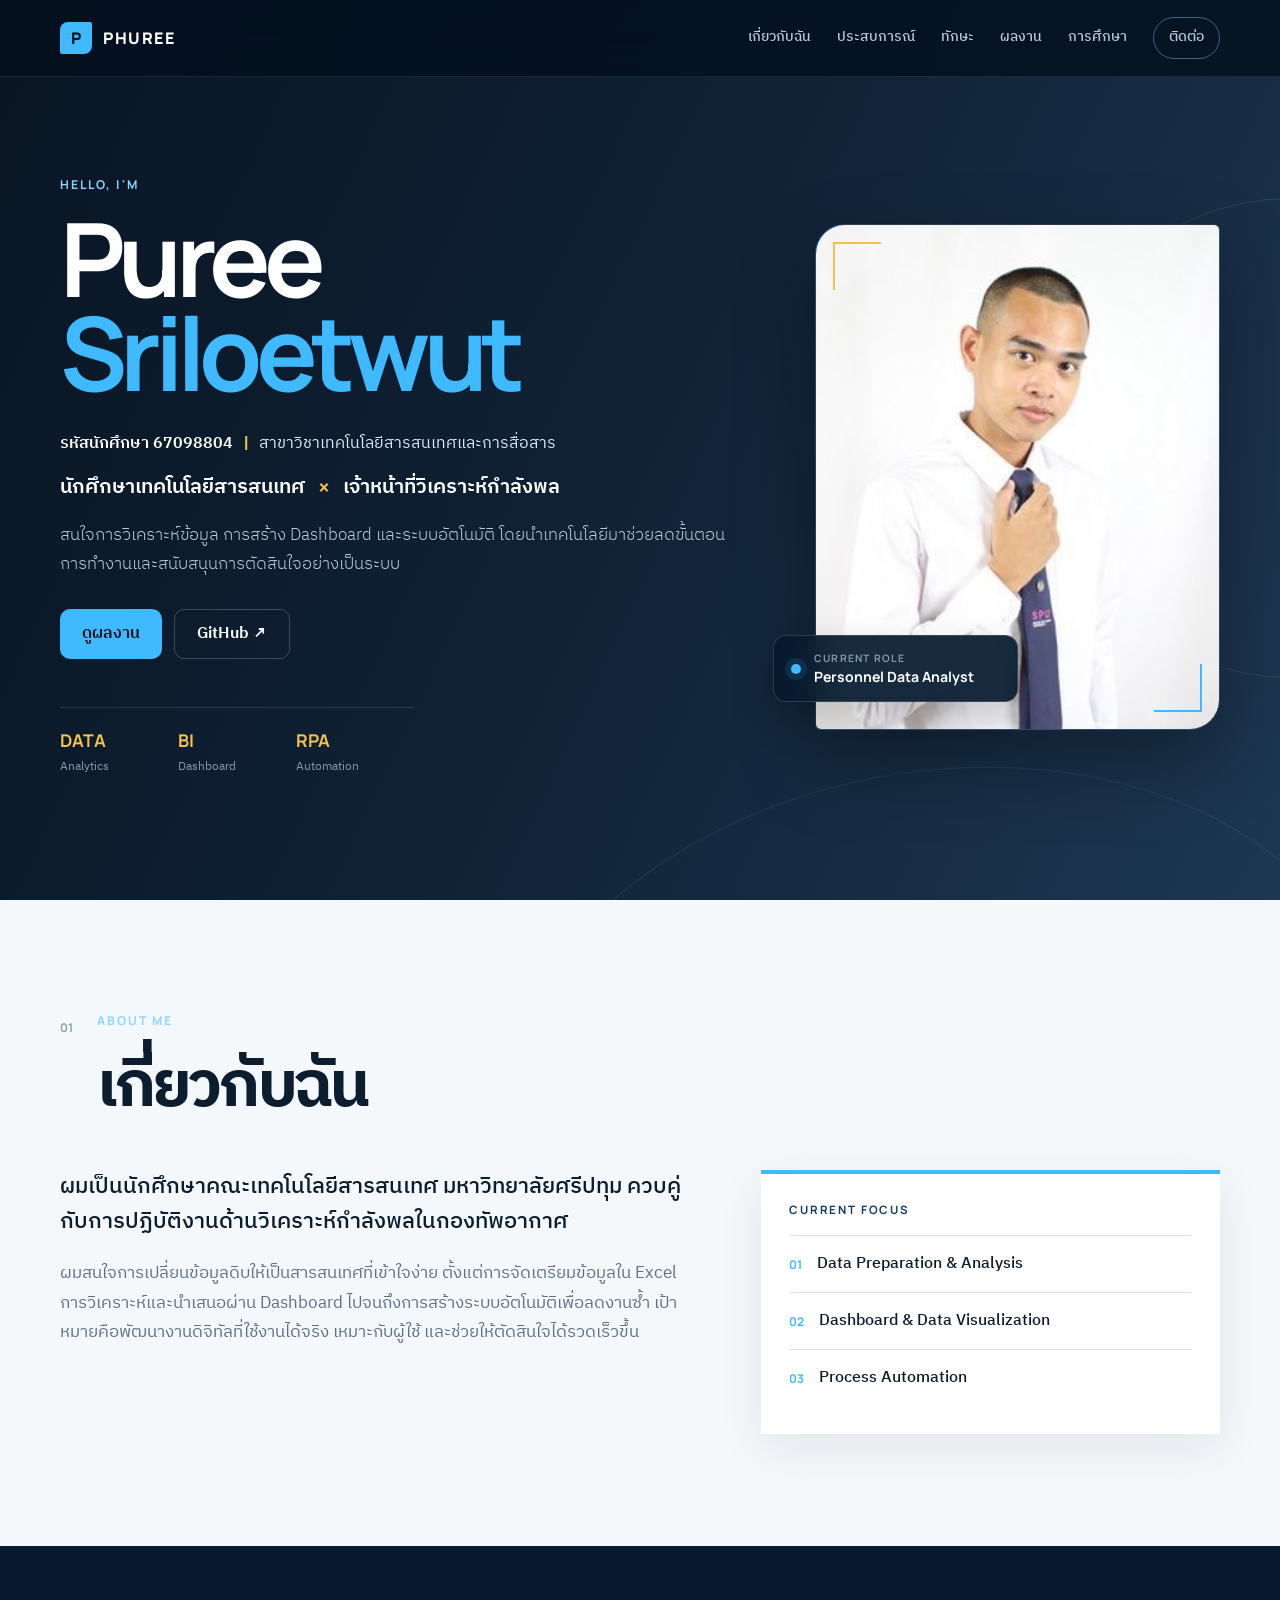
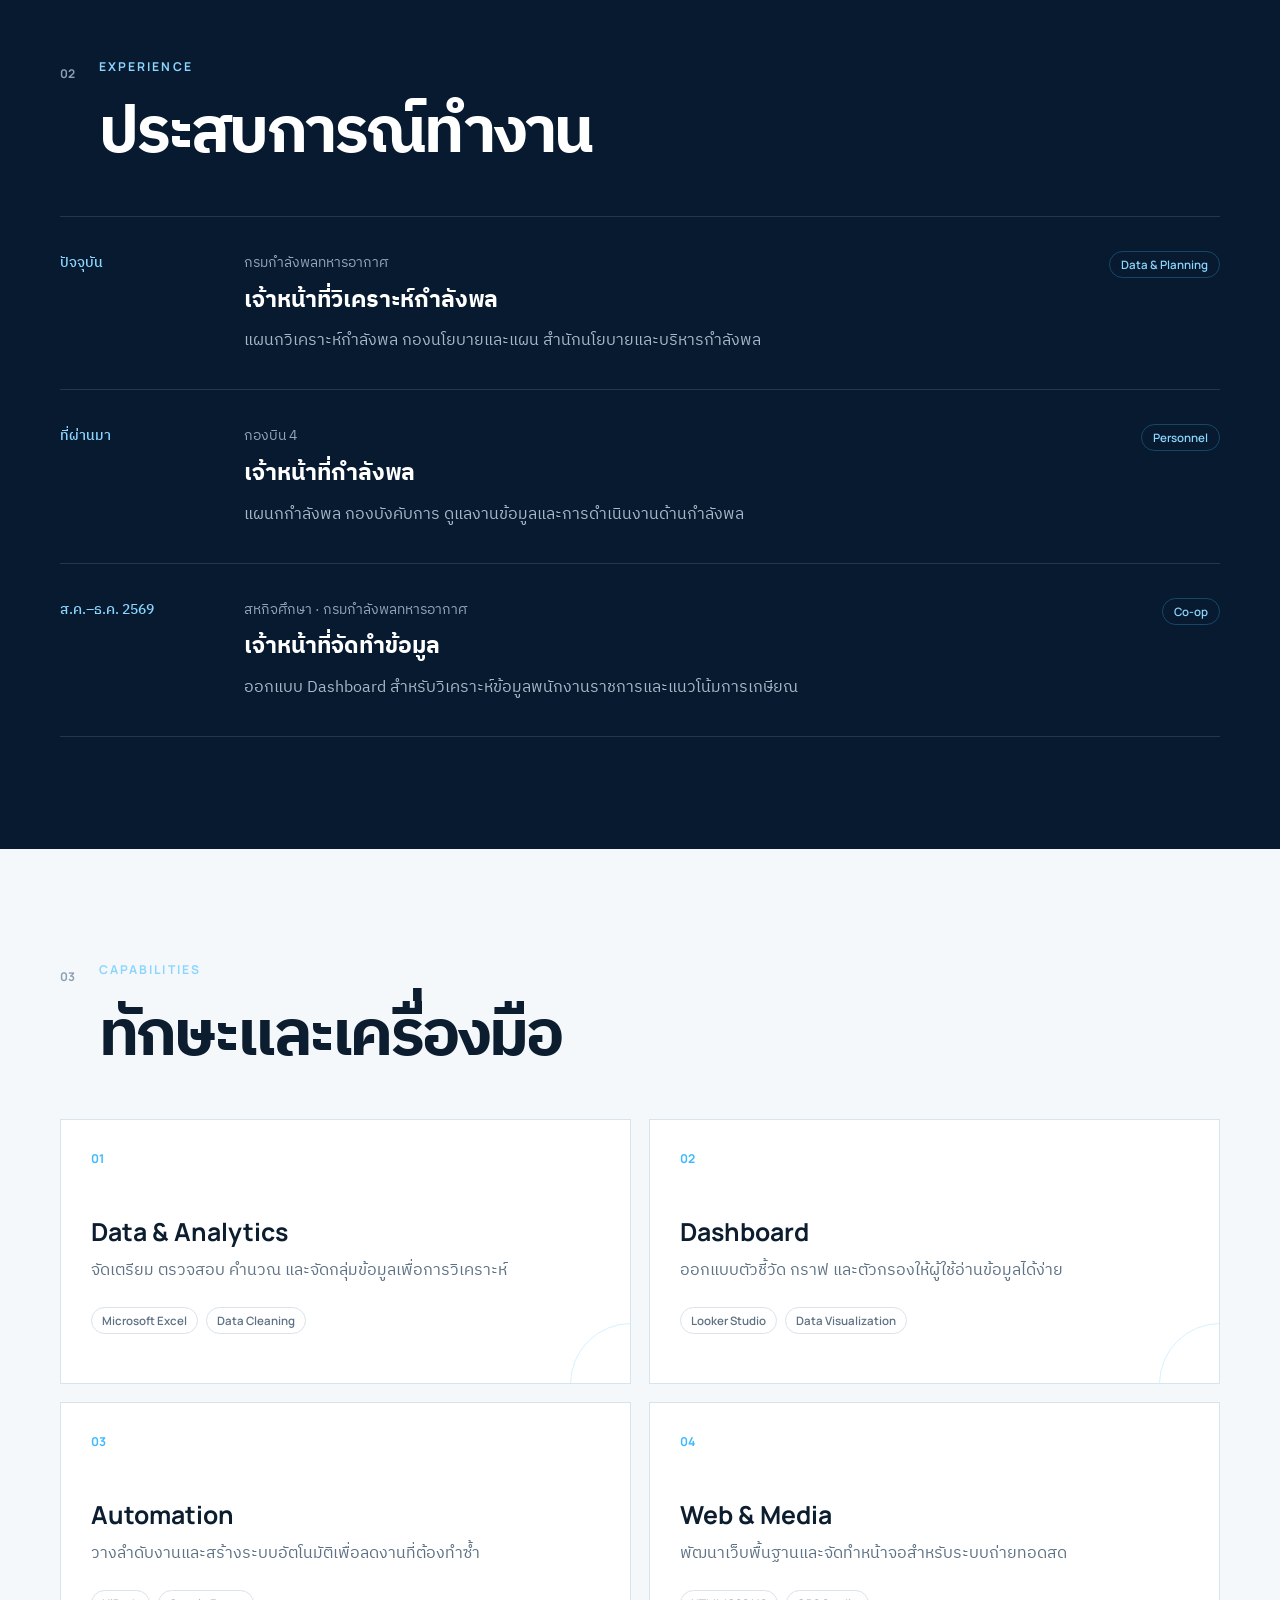
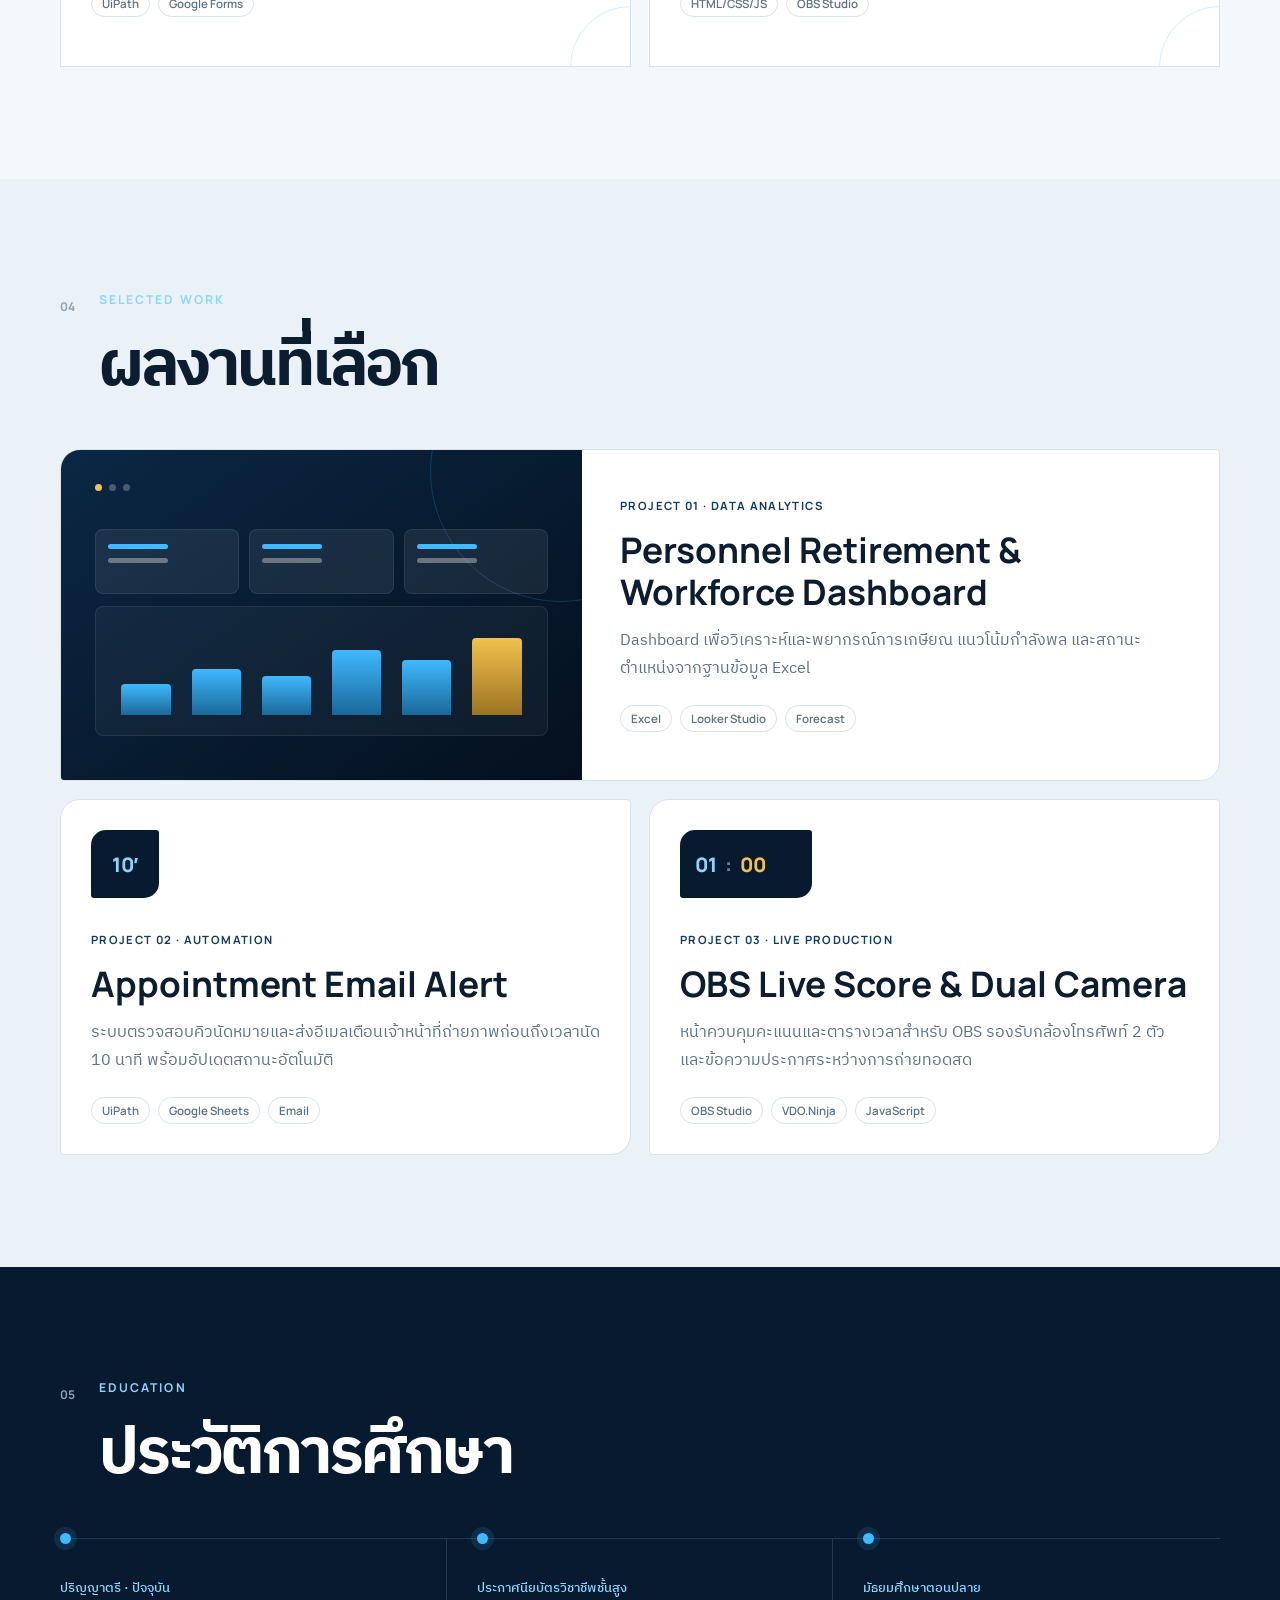
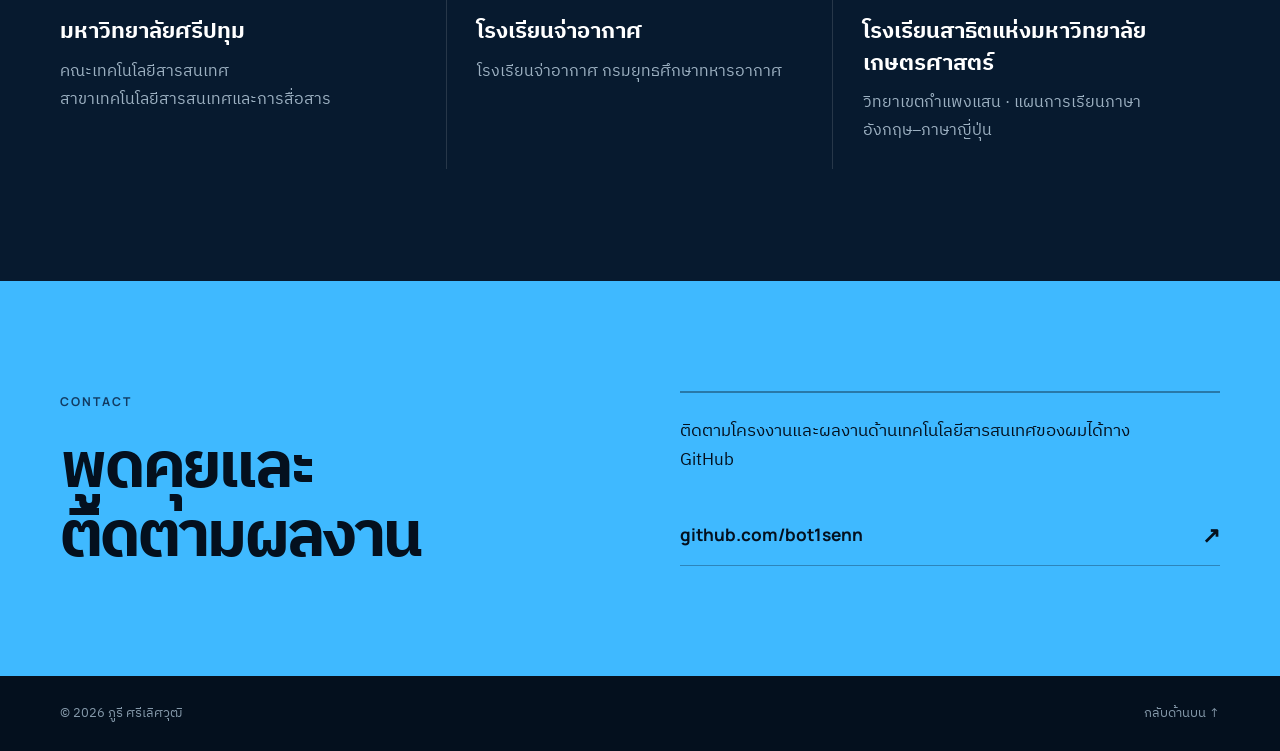
<file: index.html>
<!doctype html>
<html lang="th">
<head>
  <meta charset="utf-8">
  <meta name="viewport" content="width=device-width, initial-scale=1">
  <meta name="description" content="Portfolio ของ Puree Sriloetwut นักศึกษาสาขาวิชาเทคโนโลยีสารสนเทศและการสื่อสาร และเจ้าหน้าที่วิเคราะห์กำลังพล">
  <meta name="theme-color" content="#071a2f">
  <title>Puree Sriloetwut | Portfolio</title>
  <link rel="preconnect" href="https://fonts.googleapis.com">
  <link rel="preconnect" href="https://fonts.gstatic.com" crossorigin>
  <link href="https://fonts.googleapis.com/css2?family=IBM+Plex+Sans+Thai:wght@300;400;500;600;700&family=Manrope:wght@500;600;700;800&display=swap" rel="stylesheet">
  <link rel="stylesheet" href="style.css">
</head>
<body>
  <a class="skip-link" href="#main">ข้ามไปยังเนื้อหา</a>

  <header class="site-header" id="top">
    <div class="container nav-wrap">
      <a class="brand" href="#home" aria-label="กลับหน้าหลัก">
        <span class="brand-mark">P</span>
        <span>PHUREE</span>
      </a>
      <button class="menu-button" id="menuButton" type="button" aria-expanded="false" aria-controls="navMenu">
        <span></span><span></span><span></span>
        <span class="sr-only">เปิดเมนู</span>
      </button>
      <nav class="nav-menu" id="navMenu" aria-label="เมนูหลัก">
        <a href="#about">เกี่ยวกับฉัน</a>
        <a href="#experience">ประสบการณ์</a>
        <a href="#skills">ทักษะ</a>
        <a href="#projects">ผลงาน</a>
        <a href="#education">การศึกษา</a>
        <a class="nav-contact" href="#contact">ติดต่อ</a>
      </nav>
    </div>
  </header>

  <main id="main">
    <section class="hero" id="home">
      <div class="hero-grid container">
        <div class="hero-copy reveal">
          <p class="eyebrow">HELLO, I'M</p>
          <h1>Puree<br><span>Sriloetwut</span></h1>
          <p class="student-info">
            <strong>รหัสนักศึกษา 67098804</strong>
            <span aria-hidden="true">|</span>
            สาขาวิชาเทคโนโลยีสารสนเทศและการสื่อสาร
          </p>
          <p class="hero-role">นักศึกษาเทคโนโลยีสารสนเทศ <span>×</span> เจ้าหน้าที่วิเคราะห์กำลังพล</p>
          <p class="hero-summary">
            สนใจการวิเคราะห์ข้อมูล การสร้าง Dashboard และระบบอัตโนมัติ
            โดยนำเทคโนโลยีมาช่วยลดขั้นตอนการทำงานและสนับสนุนการตัดสินใจอย่างเป็นระบบ
          </p>
          <div class="hero-actions">
            <a class="button button-primary" href="#projects">ดูผลงาน</a>
            <a class="button button-ghost" href="https://github.com/bot1senn" target="_blank" rel="noopener noreferrer">GitHub ↗</a>
          </div>
          <div class="hero-meta" aria-label="ข้อมูลโดยย่อ">
            <div><strong>DATA</strong><span>Analytics</span></div>
            <div><strong>BI</strong><span>Dashboard</span></div>
            <div><strong>RPA</strong><span>Automation</span></div>
          </div>
        </div>

        <div class="portrait-column reveal">
          <div class="portrait-frame">
            <img
              src="profile-puree.jpg"
              alt="ภาพโปรไฟล์ของ Puree Sriloetwut"
              class="portrait"
              id="profileImage"
            >
            <div class="portrait-fallback" id="portraitFallback" aria-hidden="true">PS</div>
            <span class="corner corner-a"></span>
            <span class="corner corner-b"></span>
          </div>
          <div class="availability">
            <span class="status-dot" aria-hidden="true"></span>
            <div>
              <small>CURRENT ROLE</small>
              <strong>Personnel Data Analyst</strong>
            </div>
          </div>
        </div>
      </div>
      <div class="hero-orbit" aria-hidden="true"></div>
    </section>

    <section class="section" id="about">
      <div class="container">
        <div class="section-heading reveal">
          <span class="section-index">01</span>
          <div>
            <p class="eyebrow">ABOUT ME</p>
            <h2>เกี่ยวกับฉัน</h2>
          </div>
        </div>
        <div class="about-grid">
          <div class="about-copy reveal">
            <p class="lead">
              ผมเป็นนักศึกษาคณะเทคโนโลยีสารสนเทศ มหาวิทยาลัยศรีปทุม
              ควบคู่กับการปฏิบัติงานด้านวิเคราะห์กำลังพลในกองทัพอากาศ
            </p>
            <p>
              ผมสนใจการเปลี่ยนข้อมูลดิบให้เป็นสารสนเทศที่เข้าใจง่าย ตั้งแต่การจัดเตรียมข้อมูลใน Excel
              การวิเคราะห์และนำเสนอผ่าน Dashboard ไปจนถึงการสร้างระบบอัตโนมัติเพื่อลดงานซ้ำ
              เป้าหมายคือพัฒนางานดิจิทัลที่ใช้งานได้จริง เหมาะกับผู้ใช้ และช่วยให้ตัดสินใจได้รวดเร็วขึ้น
            </p>
          </div>
          <aside class="focus-card reveal" aria-label="ความสนใจหลัก">
            <p class="focus-label">CURRENT FOCUS</p>
            <ul>
              <li><span>01</span> Data Preparation & Analysis</li>
              <li><span>02</span> Dashboard & Data Visualization</li>
              <li><span>03</span> Process Automation</li>
            </ul>
          </aside>
        </div>
      </div>
    </section>

    <section class="section section-dark" id="experience">
      <div class="container">
        <div class="section-heading reveal">
          <span class="section-index">02</span>
          <div>
            <p class="eyebrow">EXPERIENCE</p>
            <h2>ประสบการณ์ทำงาน</h2>
          </div>
        </div>
        <div class="experience-list">
          <article class="experience-row reveal">
            <div class="experience-date">ปัจจุบัน</div>
            <div>
              <p class="experience-org">กรมกำลังพลทหารอากาศ</p>
              <h3>เจ้าหน้าที่วิเคราะห์กำลังพล</h3>
              <p>แผนกวิเคราะห์กำลังพล กองนโยบายและแผน สำนักนโยบายและบริหารกำลังพล</p>
            </div>
            <span class="experience-tag">Data & Planning</span>
          </article>
          <article class="experience-row reveal">
            <div class="experience-date">ที่ผ่านมา</div>
            <div>
              <p class="experience-org">กองบิน 4</p>
              <h3>เจ้าหน้าที่กำลังพล</h3>
              <p>แผนกกำลังพล กองบังคับการ ดูแลงานข้อมูลและการดำเนินงานด้านกำลังพล</p>
            </div>
            <span class="experience-tag">Personnel</span>
          </article>
          <article class="experience-row reveal">
            <div class="experience-date">ส.ค.–ธ.ค. 2569</div>
            <div>
              <p class="experience-org">สหกิจศึกษา · กรมกำลังพลทหารอากาศ</p>
              <h3>เจ้าหน้าที่จัดทำข้อมูล</h3>
              <p>ออกแบบ Dashboard สำหรับวิเคราะห์ข้อมูลพนักงานราชการและแนวโน้มการเกษียณ</p>
            </div>
            <span class="experience-tag">Co-op</span>
          </article>
        </div>
      </div>
    </section>

    <section class="section" id="skills">
      <div class="container">
        <div class="section-heading reveal">
          <span class="section-index">03</span>
          <div>
            <p class="eyebrow">CAPABILITIES</p>
            <h2>ทักษะและเครื่องมือ</h2>
          </div>
        </div>
        <div class="skills-grid">
          <article class="skill-card reveal">
            <span class="skill-number">01</span>
            <h3>Data & Analytics</h3>
            <p>จัดเตรียม ตรวจสอบ คำนวณ และจัดกลุ่มข้อมูลเพื่อการวิเคราะห์</p>
            <div class="tag-row"><span>Microsoft Excel</span><span>Data Cleaning</span></div>
          </article>
          <article class="skill-card reveal">
            <span class="skill-number">02</span>
            <h3>Dashboard</h3>
            <p>ออกแบบตัวชี้วัด กราฟ และตัวกรองให้ผู้ใช้อ่านข้อมูลได้ง่าย</p>
            <div class="tag-row"><span>Looker Studio</span><span>Data Visualization</span></div>
          </article>
          <article class="skill-card reveal">
            <span class="skill-number">03</span>
            <h3>Automation</h3>
            <p>วางลำดับงานและสร้างระบบอัตโนมัติเพื่อลดงานที่ต้องทำซ้ำ</p>
            <div class="tag-row"><span>UiPath</span><span>Google Forms</span></div>
          </article>
          <article class="skill-card reveal">
            <span class="skill-number">04</span>
            <h3>Web & Media</h3>
            <p>พัฒนาเว็บพื้นฐานและจัดทำหน้าจอสำหรับระบบถ่ายทอดสด</p>
            <div class="tag-row"><span>HTML/CSS/JS</span><span>OBS Studio</span></div>
          </article>
        </div>
      </div>
    </section>

    <section class="section projects-section" id="projects">
      <div class="container">
        <div class="section-heading reveal">
          <span class="section-index">04</span>
          <div>
            <p class="eyebrow">SELECTED WORK</p>
            <h2>ผลงานที่เลือก</h2>
          </div>
        </div>
        <div class="project-grid">
          <article class="project-card project-featured reveal">
            <div class="project-visual dashboard-visual" aria-hidden="true">
              <div class="visual-top"><span></span><span></span><span></span></div>
              <div class="mini-kpis"><i></i><i></i><i></i></div>
              <div class="mini-chart"><b></b><b></b><b></b><b></b><b></b><b></b></div>
            </div>
            <div class="project-content">
              <p class="project-no">PROJECT 01 · DATA ANALYTICS</p>
              <h3>Personnel Retirement & Workforce Dashboard</h3>
              <p>Dashboard เพื่อวิเคราะห์และพยากรณ์การเกษียณ แนวโน้มกำลังพล และสถานะตำแหน่งจากฐานข้อมูล Excel</p>
              <div class="tag-row"><span>Excel</span><span>Looker Studio</span><span>Forecast</span></div>
            </div>
          </article>

          <article class="project-card reveal">
            <div class="project-icon" aria-hidden="true">10′</div>
            <p class="project-no">PROJECT 02 · AUTOMATION</p>
            <h3>Appointment Email Alert</h3>
            <p>ระบบตรวจสอบคิวนัดหมายและส่งอีเมลเตือนเจ้าหน้าที่ถ่ายภาพก่อนถึงเวลานัด 10 นาที พร้อมอัปเดตสถานะอัตโนมัติ</p>
            <div class="tag-row"><span>UiPath</span><span>Google Sheets</span><span>Email</span></div>
          </article>

          <article class="project-card reveal">
            <div class="project-icon score-icon" aria-hidden="true"><span>01</span><i>:</i><span>00</span></div>
            <p class="project-no">PROJECT 03 · LIVE PRODUCTION</p>
            <h3>OBS Live Score & Dual Camera</h3>
            <p>หน้าควบคุมคะแนนและตารางเวลาสำหรับ OBS รองรับกล้องโทรศัพท์ 2 ตัวและข้อความประกาศระหว่างการถ่ายทอดสด</p>
            <div class="tag-row"><span>OBS Studio</span><span>VDO.Ninja</span><span>JavaScript</span></div>
          </article>
        </div>
      </div>
    </section>

    <section class="section section-dark" id="education">
      <div class="container">
        <div class="section-heading reveal">
          <span class="section-index">05</span>
          <div>
            <p class="eyebrow">EDUCATION</p>
            <h2>ประวัติการศึกษา</h2>
          </div>
        </div>
        <div class="education-timeline">
          <article class="education-item reveal">
            <div class="education-dot"></div>
            <p class="education-level">ปริญญาตรี · ปัจจุบัน</p>
            <h3>มหาวิทยาลัยศรีปทุม</h3>
            <p>คณะเทคโนโลยีสารสนเทศ<br>สาขาเทคโนโลยีสารสนเทศและการสื่อสาร</p>
          </article>
          <article class="education-item reveal">
            <div class="education-dot"></div>
            <p class="education-level">ประกาศนียบัตรวิชาชีพชั้นสูง</p>
            <h3>โรงเรียนจ่าอากาศ</h3>
            <p>โรงเรียนจ่าอากาศ กรมยุทธศึกษาทหารอากาศ</p>
          </article>
          <article class="education-item reveal">
            <div class="education-dot"></div>
            <p class="education-level">มัธยมศึกษาตอนปลาย</p>
            <h3>โรงเรียนสาธิตแห่งมหาวิทยาลัยเกษตรศาสตร์</h3>
            <p>วิทยาเขตกำแพงแสน · แผนการเรียนภาษาอังกฤษ–ภาษาญี่ปุ่น</p>
          </article>
        </div>
      </div>
    </section>

    <section class="contact-section" id="contact">
      <div class="container contact-grid">
        <div class="reveal">
          <p class="eyebrow">CONTACT</p>
          <h2>พูดคุยและ<br>ติดตามผลงาน</h2>
        </div>
        <div class="contact-panel reveal">
          <p>ติดตามโครงงานและผลงานด้านเทคโนโลยีสารสนเทศของผมได้ทาง GitHub</p>
          <a href="https://github.com/bot1senn" target="_blank" rel="noopener noreferrer">
            <span>github.com/bot1senn</span><strong>↗</strong>
          </a>
        </div>
      </div>
    </section>
  </main>

  <footer>
    <div class="container footer-row">
      <p>© <span id="year"></span> ภูรี ศรีเลิศวุฒิ</p>
      <a href="#top">กลับด้านบน ↑</a>
    </div>
  </footer>

  <script src="script.js"></script>
</body>
</html>
</file>
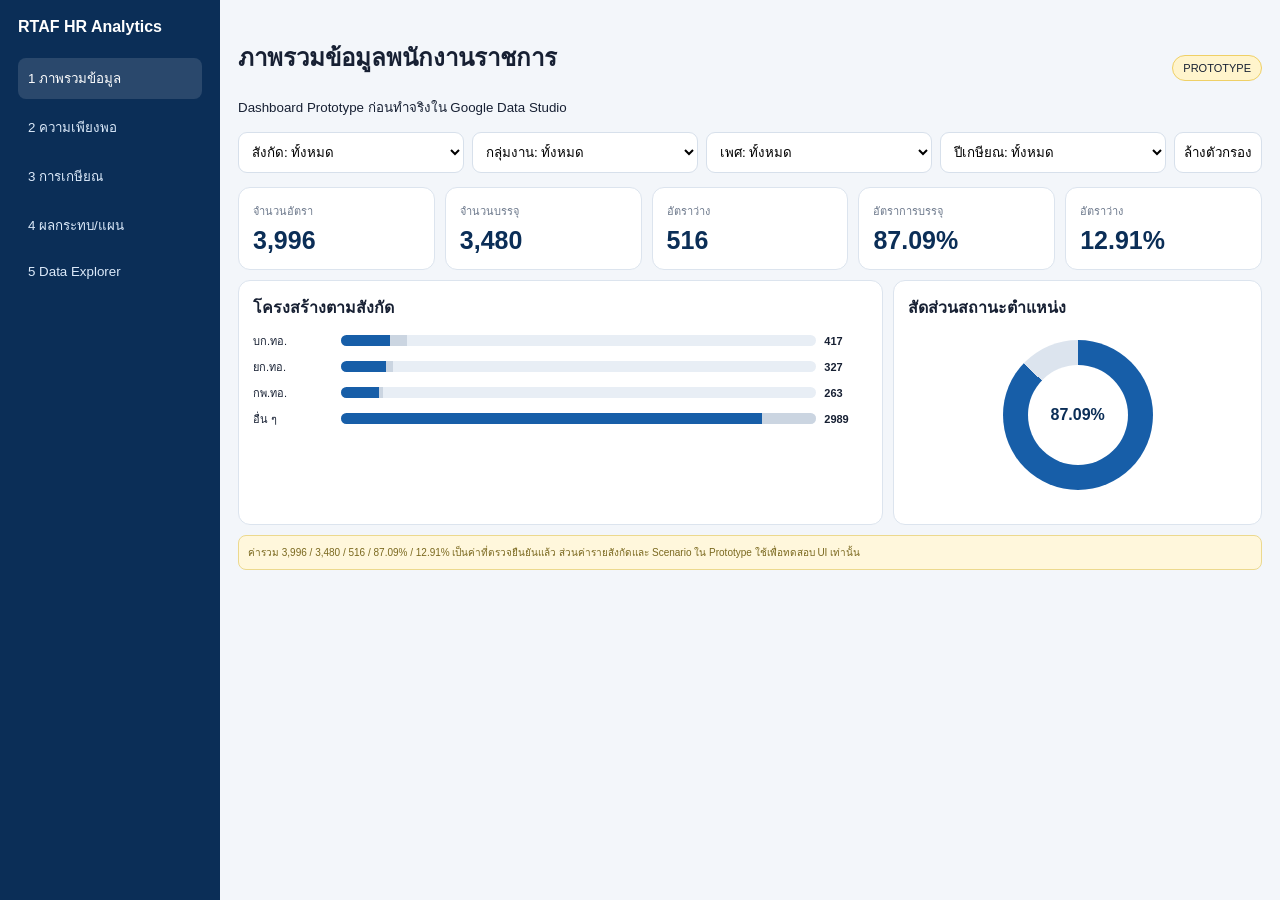
<file: dashboard-prototype.html>
<!doctype html><html lang="th"><head><meta charset="utf-8"><meta name="viewport" content="width=device-width,initial-scale=1"><title>RTAF Dashboard Prototype</title><style>
*{box-sizing:border-box}body{margin:0;font-family:Tahoma,Arial,sans-serif;background:#f3f6fa;color:#172033}.app{display:grid;grid-template-columns:220px 1fr;min-height:100vh}.side{background:#0b2e57;color:white;padding:18px}.side h2{font-size:16px;margin:0 0 18px}.nav button{width:100%;margin:4px 0;padding:10px;border:0;border-radius:8px;background:transparent;color:#dceafa;text-align:left;cursor:pointer}.nav button.on{background:#ffffff20;color:#fff}.main{padding:18px}.head{display:flex;justify-content:space-between;align-items:center}.tag{font-size:11px;background:#fff4cc;border:1px solid #efd066;padding:6px 10px;border-radius:999px}.filters{display:grid;grid-template-columns:repeat(4,1fr) auto;gap:8px;margin:14px 0}.filters select,.filters button{padding:9px;border:1px solid #d7e0eb;border-radius:9px;background:#fff}.page{display:none}.page.on{display:block}.kpis{display:grid;grid-template-columns:repeat(5,1fr);gap:10px}.card{background:#fff;border:1px solid #dce4ee;border-radius:12px;padding:14px}.kpi b{font-size:25px;color:#0b2e57}.label{font-size:11px;color:#6c788b;margin-bottom:6px}.grid{display:grid;grid-template-columns:1.4fr .8fr;gap:10px;margin-top:10px}.bars{display:grid;gap:8px;margin-top:12px}.row{display:grid;grid-template-columns:80px 1fr 44px;gap:8px;align-items:center;font-size:11px}.track{height:11px;background:#e8eef5;border-radius:99px;overflow:hidden;display:flex}.fill{background:#175ea8}.vac{background:#cbd5e1}.donut{width:150px;height:150px;border-radius:50%;margin:20px auto;background:conic-gradient(#175ea8 0 87.09%,#dce4ee 87.09%);position:relative}.donut:after{content:"";position:absolute;inset:25px;background:white;border-radius:50%}.donut span{position:absolute;z-index:2;left:50%;top:50%;transform:translate(-50%,-50%);font-weight:bold;color:#0b2e57}.tbl{width:100%;border-collapse:collapse;font-size:11px}.tbl td,.tbl th{padding:8px;border-bottom:1px solid #e8edf3;text-align:left}.pill{padding:3px 7px;border-radius:99px;font-size:9px}.ok{background:#e5f5ec;color:#14714a}.bad{background:#fde8e8;color:#aa3434}.chart{height:180px;display:flex;align-items:flex-end;gap:7px;margin-top:12px}.col{flex:1;background:#175ea8;border-radius:5px 5px 0 0;position:relative}.col small{position:absolute;bottom:-18px;left:50%;transform:translateX(-50%);font-size:9px;color:#6c788b}.note{font-size:10px;color:#7a681e;background:#fff7dc;border:1px solid #ecd98e;padding:9px;border-radius:8px;margin-top:10px}
</style></head><body><div class="app"><aside class="side"><h2>RTAF HR Analytics</h2><div class="nav">
<button class="on" data-p="p1">1 ภาพรวมข้อมูล</button><button data-p="p2">2 ความเพียงพอ</button><button data-p="p3">3 การเกษียณ</button><button data-p="p4">4 ผลกระทบ/แผน</button><button data-p="p5">5 Data Explorer</button></div></aside>
<main class="main"><div class="head"><div><h2 id="title">ภาพรวมข้อมูลพนักงานราชการ</h2><small>Dashboard Prototype ก่อนทำจริงใน Google Data Studio</small></div><div class="tag">PROTOTYPE</div></div>
<div class="filters"><select id="agency"><option>สังกัด: ทั้งหมด</option><option>บก.ทอ.</option><option>ยก.ทอ.</option><option>กพ.ทอ.</option></select><select><option>กลุ่มงาน: ทั้งหมด</option><option>บริการ</option><option>เทคนิค</option></select><select><option>เพศ: ทั้งหมด</option><option>ชาย</option><option>หญิง</option></select><select><option>ปีเกษียณ: ทั้งหมด</option><option>2569</option><option>2570</option><option>2571</option></select><button id="reset">ล้างตัวกรอง</button></div>
<section id="p1" class="page on"><div class="kpis"><div class="card kpi"><div class="label">จำนวนอัตรา</div><b id="total">3,996</b></div><div class="card kpi"><div class="label">จำนวนบรรจุ</div><b id="filled">3,480</b></div><div class="card kpi"><div class="label">อัตราว่าง</div><b id="vacant">516</b></div><div class="card kpi"><div class="label">อัตราการบรรจุ</div><b id="fillpct">87.09%</b></div><div class="card kpi"><div class="label">อัตราว่าง</div><b id="vacpct">12.91%</b></div></div>
<div class="grid"><div class="card"><b>โครงสร้างตามสังกัด</b><div class="bars" id="bars"></div></div><div class="card"><b>สัดส่วนสถานะตำแหน่ง</b><div class="donut"><span>87.09%</span></div></div></div></section>
<section id="p2" class="page"><div class="card"><div class="label">Dynamic Threshold</div><input id="th" type="range" min="60" max="100" value="80" style="width:70%"><b id="thv">80%</b></div><div class="kpis" style="margin-top:10px"><div class="card kpi"><div class="label">กรอบทั้งหมด</div><b>3,996</b></div><div class="card kpi"><div class="label">บรรจุ</div><b>3,480</b></div><div class="card kpi"><div class="label">ขั้นต่ำ</div><b id="min">3,197</b></div><div class="card kpi"><div class="label">ส่วนต่าง</div><b id="gap">+283</b></div><div class="card kpi"><div class="label">สถานะ</div><b id="stat" style="font-size:18px;color:#1f8f5f">ผ่านเกณฑ์</b></div></div><div class="note">สูตร: ขั้นต่ำ = CEIL(จำนวนอัตรา × Threshold) และ ควรเติม = MAX(0, ขั้นต่ำ − จำนวนบรรจุ)</div></section>
<section id="p3" class="page"><div class="card"><b>แนวโน้มการเกษียณรายปี</b><div class="label">ตัวเลขในกราฟเป็นข้อมูลจำลองเพื่อทดสอบ Layout</div><div class="chart" id="ret"></div></div><div class="note">กราฟจริงใน Looker Studio: Dimension = ปีเกษียณ พ.ศ. / Metric = จำนวนบรรจุ / Filter = สถานะตำแหน่ง = บรรจุ</div></section>
<section id="p4" class="page"><div class="card"><div class="label">จำลองถึงปี พ.ศ.</div><input id="year" type="range" min="2570" max="2580" value="2574" style="width:70%"><b id="yv">2574</b></div><div class="grid"><div class="card kpi"><div class="label">กำลังคงเหลือหลังเกษียณสะสม</div><b id="remain">3,050</b></div><div class="card kpi"><div class="label">อัตราการบรรจุใน Scenario</div><b id="spct">76.33%</b><div><span id="sp" class="pill bad">ต่ำกว่าเกณฑ์ 80%</span></div></div></div></section>
<section id="p5" class="page"><div class="card"><b>Data Explorer</b><table class="tbl"><tr><th>รหัสรายการ</th><th>สังกัด</th><th>ตำแหน่ง</th><th>สถานะ</th><th>ปีเกษียณ</th></tr><tr><td>REC_0001</td><td>ยก.ทอ.</td><td>พนักงานธุรการ</td><td><span class="pill bad">อัตราว่าง</span></td><td>—</td></tr><tr><td>REC_0002</td><td>ยก.ทอ.</td><td>พนักงานธุรการ</td><td><span class="pill ok">บรรจุ</span></td><td>2608</td></tr><tr><td>REC_0005</td><td>บก.ทอ.</td><td>พนักงานธุรการ</td><td><span class="pill ok">บรรจุ</span></td><td>2582</td></tr></table></div></section>
<div class="note">ค่ารวม 3,996 / 3,480 / 516 / 87.09% / 12.91% เป็นค่าที่ตรวจยืนยันแล้ว ส่วนค่ารายสังกัดและ Scenario ใน Prototype ใช้เพื่อทดสอบ UI เท่านั้น</div>
</main></div><script>
const titles={p1:"ภาพรวมข้อมูลพนักงานราชการ",p2:"วิเคราะห์ความเพียงพอของอัตรากำลัง",p3:"วิเคราะห์การเกษียณ",p4:"ผลกระทบและแผนอัตรากำลัง",p5:"Data Explorer"};
document.querySelectorAll(".nav button").forEach(b=>b.onclick=()=>{document.querySelectorAll(".nav button").forEach(x=>x.classList.remove("on"));b.classList.add("on");document.querySelectorAll(".page").forEach(x=>x.classList.remove("on"));document.getElementById(b.dataset.p).classList.add("on");title.textContent=titles[b.dataset.p]});
const d=[["บก.ทอ.",308,109],["ยก.ทอ.",282,45],["กพ.ทอ.",241,22],["อื่น ๆ",2649,340]],mx=2989;d.forEach(x=>bars.innerHTML+='<div class="row"><span>'+x[0]+'</span><div class="track"><i class="fill" style="width:'+x[1]/mx*100+'%"></i><i class="vac" style="width:'+x[2]/mx*100+'%"></i></div><b>'+(x[1]+x[2])+'</b></div>');
const m={"สังกัด: ทั้งหมด":[3996,3480,516],"บก.ทอ.":[417,308,109],"ยก.ทอ.":[327,282,45],"กพ.ทอ.":[263,241,22]};agency.onchange=()=>{const x=m[agency.value];total.textContent=x[0].toLocaleString();filled.textContent=x[1].toLocaleString();vacant.textContent=x[2].toLocaleString();fillpct.textContent=(x[1]/x[0]*100).toFixed(2)+"%";vacpct.textContent=(x[2]/x[0]*100).toFixed(2)+"%"};reset.onclick=()=>{agency.selectedIndex=0;agency.onchange()};
th.oninput=()=>{const t=+th.value;thv.textContent=t+"%";const mm=Math.ceil(3996*t/100),g=3480-mm;min.textContent=mm.toLocaleString();gap.textContent=(g>=0?"+":"")+g.toLocaleString();stat.textContent=g>=0?"ผ่านเกณฑ์":"ต่ำกว่าเกณฑ์";stat.style.color=g>=0?"#1f8f5f":"#c84b4b"};
const rv=[88,104,117,96,121,135,126,131,143,157,154,139],yrs=[2586,2587,2588,2589,2590,2591,2592,2593,2594,2595,2596,2597],rmax=157;rv.forEach((v,i)=>ret.innerHTML+='<div class="col" style="height:'+v/rmax*150+'px"><small>'+yrs[i]+'</small></div>');
year.oninput=()=>{yv.textContent=year.value;const r=3480-(+year.value-2569)*86,p=r/3996*100;remain.textContent=r.toLocaleString();spct.textContent=p.toFixed(2)+"%";sp.textContent=(p>=80?"ผ่านเกณฑ์ ":"ต่ำกว่าเกณฑ์ ")+"80%";sp.className="pill "+(p>=80?"ok":"bad")};
</script></body></html>
</file>
<file: style.css>
:root {
  --navy-950: #04101e;
  --navy-900: #071a2f;
  --navy-800: #0b2744;
  --navy-700: #123b62;
  --sky-500: #3fb9ff;
  --sky-300: #8bd5ff;
  --gold: #f2c14e;
  --paper: #f4f8fb;
  --white: #ffffff;
  --ink: #0b1d2e;
  --muted: #5d7184;
  --line: #d9e3eb;
  --max: 1160px;
}

* { box-sizing: border-box; margin: 0; padding: 0; }
html { scroll-behavior: smooth; scroll-padding-top: 84px; }
body {
  font-family: "IBM Plex Sans Thai", system-ui, sans-serif;
  color: var(--ink);
  background: var(--paper);
  line-height: 1.75;
  overflow-x: hidden;
}
body.menu-open { overflow: hidden; }
a { color: inherit; text-decoration: none; }
img { max-width: 100%; display: block; }
button { font: inherit; }
.container { width: min(calc(100% - 40px), var(--max)); margin-inline: auto; }
.sr-only { position: absolute; width: 1px; height: 1px; padding: 0; margin: -1px; overflow: hidden; clip: rect(0,0,0,0); white-space: nowrap; border: 0; }
.skip-link { position: fixed; top: 12px; left: 12px; z-index: 9999; background: var(--gold); padding: 8px 14px; transform: translateY(-150%); border-radius: 6px; }
.skip-link:focus { transform: translateY(0); }

.site-header {
  position: fixed;
  inset: 0 0 auto;
  z-index: 1000;
  background: rgba(4, 16, 30, .84);
  border-bottom: 1px solid rgba(255,255,255,.09);
  backdrop-filter: blur(18px);
  color: var(--white);
}
.nav-wrap { min-height: 76px; display: flex; align-items: center; justify-content: space-between; gap: 28px; }
.brand { display: inline-flex; align-items: center; gap: 11px; font-family: "Manrope", sans-serif; font-weight: 800; letter-spacing: .1em; }
.brand-mark { display: grid; place-items: center; width: 32px; height: 32px; background: var(--sky-500); color: var(--navy-950); border-radius: 8px 2px 8px 2px; letter-spacing: 0; }
.nav-menu { display: flex; align-items: center; gap: 26px; }
.nav-menu a { color: #b9c9d8; font-size: .9rem; font-weight: 500; transition: color .2s ease; }
.nav-menu a:hover, .nav-menu a.active { color: var(--white); }
.nav-contact { border: 1px solid rgba(139,213,255,.4); border-radius: 999px; padding: 7px 15px; }
.menu-button { display: none; width: 44px; height: 44px; border: 0; background: transparent; cursor: pointer; padding: 11px; }
.menu-button span:not(.sr-only) { display: block; height: 2px; background: var(--white); margin: 5px 0; transition: .25s ease; }

.hero {
  min-height: 100vh;
  position: relative;
  display: grid;
  align-items: center;
  padding: 126px 0 72px;
  overflow: hidden;
  color: var(--white);
  background:
    linear-gradient(115deg, rgba(4,16,30,.98) 0%, rgba(7,26,47,.96) 52%, rgba(11,39,68,.92) 100%),
    repeating-linear-gradient(90deg, transparent 0 79px, rgba(255,255,255,.03) 80px);
}
.hero::after { content: ""; position: absolute; inset: auto -8% -58% 38%; height: 72%; border: 1px solid rgba(63,185,255,.14); border-radius: 50%; transform: rotate(-11deg); }
.hero-grid { display: grid; grid-template-columns: minmax(0, 1.25fr) minmax(320px, .75fr); gap: 80px; align-items: center; position: relative; z-index: 2; }
.eyebrow { color: var(--sky-300); font-family: "Manrope", sans-serif; font-weight: 700; letter-spacing: .17em; font-size: .76rem; line-height: 1.4; margin-bottom: 18px; }
.hero h1 { font-family: "Manrope", "IBM Plex Sans Thai", sans-serif; font-size: clamp(4rem, 8vw, 7.4rem); line-height: .92; letter-spacing: -.065em; margin-bottom: 30px; }
.hero h1 span { color: var(--sky-500); }
.student-info { display: flex; flex-wrap: wrap; gap: 6px 10px; align-items: baseline; color: #dbe9f4; font-size: 1rem; margin-bottom: 12px; }
.student-info strong { color: var(--white); font-weight: 600; }
.student-info span { color: var(--gold); font-weight: 700; }
.hero-role { font-size: clamp(1.05rem, 2vw, 1.25rem); font-weight: 600; margin-bottom: 16px; }
.hero-role span { color: var(--gold); padding-inline: 8px; }
.hero-summary { max-width: 680px; color: #b9c9d8; font-size: 1.05rem; font-weight: 300; }
.hero-actions { display: flex; flex-wrap: wrap; gap: 12px; margin-top: 30px; }
.button { display: inline-flex; justify-content: center; align-items: center; min-height: 48px; padding: 10px 22px; border-radius: 10px; font-weight: 600; transition: transform .2s ease, background .2s ease, border-color .2s ease; }
.button:hover { transform: translateY(-2px); }
.button-primary { background: var(--sky-500); color: var(--navy-950); }
.button-ghost { border: 1px solid rgba(255,255,255,.2); color: var(--white); }
.button-ghost:hover { border-color: var(--sky-500); }
.hero-meta { display: flex; gap: 0; margin-top: 48px; border-top: 1px solid rgba(255,255,255,.12); width: fit-content; }
.hero-meta div { display: flex; flex-direction: column; min-width: 118px; padding: 17px 28px 0 0; }
.hero-meta strong { color: var(--gold); font-family: "Manrope", sans-serif; font-size: 1.1rem; }
.hero-meta span { color: #8299ad; font-size: .78rem; }

.portrait-column { position: relative; }
.portrait-frame { position: relative; aspect-ratio: 4 / 5; border-radius: 30px 6px 30px 6px; overflow: hidden; background: linear-gradient(145deg, #123b62, #061526); border: 1px solid rgba(255,255,255,.14); box-shadow: 0 32px 80px rgba(0,0,0,.32); }
.portrait-frame::after { content: ""; position: absolute; inset: 0; background: linear-gradient(to top, rgba(4,16,30,.52), transparent 48%); pointer-events: none; }
.portrait { width: 100%; height: 100%; object-fit: cover; object-position: center top; position: relative; z-index: 1; }
.portrait-fallback { display: none; width: 100%; height: 100%; place-items: center; font: 800 5rem "Manrope", sans-serif; color: var(--sky-300); background: linear-gradient(145deg, #123b62, #061526); }
.corner { position: absolute; z-index: 3; width: 48px; height: 48px; pointer-events: none; }
.corner-a { top: 17px; left: 17px; border-top: 2px solid var(--gold); border-left: 2px solid var(--gold); }
.corner-b { right: 17px; bottom: 17px; border-right: 2px solid var(--sky-500); border-bottom: 2px solid var(--sky-500); }
.availability { position: absolute; z-index: 4; left: -42px; bottom: 28px; min-width: 245px; display: flex; align-items: center; gap: 13px; background: rgba(7,26,47,.93); backdrop-filter: blur(14px); border: 1px solid rgba(255,255,255,.14); border-radius: 13px; padding: 15px 17px; box-shadow: 0 18px 40px rgba(0,0,0,.2); }
.status-dot { width: 10px; height: 10px; flex: 0 0 10px; border-radius: 50%; background: var(--sky-500); box-shadow: 0 0 0 6px rgba(63,185,255,.12); }
.availability small { display: block; color: #8299ad; font: 700 .64rem "Manrope", sans-serif; letter-spacing: .12em; }
.availability strong { display: block; font: 700 .88rem "Manrope", sans-serif; margin-top: 2px; }
.hero-orbit { position: absolute; width: 480px; height: 480px; right: -250px; top: 22%; border: 1px solid rgba(242,193,78,.12); border-radius: 50%; }

.section { padding: 112px 0; }
.section-dark { background: var(--navy-900); color: var(--white); }
.section-heading { display: flex; align-items: flex-start; gap: 24px; margin-bottom: 54px; }
.section-index { color: #8ca0b2; font: 700 .75rem "Manrope", sans-serif; padding-top: 7px; }
.section h2, .contact-section h2 { font-family: "Manrope", "IBM Plex Sans Thai", sans-serif; font-size: clamp(2.4rem, 5vw, 4.2rem); letter-spacing: -.045em; line-height: 1.08; }
.about-grid { display: grid; grid-template-columns: 1.15fr .85fr; gap: 80px; align-items: start; }
.about-copy { color: var(--muted); font-size: 1.05rem; }
.about-copy .lead { color: var(--ink); font-size: 1.35rem; line-height: 1.6; font-weight: 500; margin-bottom: 20px; }
.focus-card { background: var(--white); border-top: 4px solid var(--sky-500); box-shadow: 0 14px 45px rgba(11,29,46,.08); padding: 28px; }
.focus-label { font: 700 .72rem "Manrope", sans-serif; letter-spacing: .16em; color: var(--navy-700); margin-bottom: 18px; }
.focus-card ul { list-style: none; }
.focus-card li { display: flex; gap: 15px; align-items: center; padding: 14px 0; border-top: 1px solid var(--line); font-weight: 500; }
.focus-card li span { color: var(--sky-500); font: 700 .75rem "Manrope", sans-serif; }

.experience-list { border-top: 1px solid rgba(255,255,255,.12); }
.experience-row { display: grid; grid-template-columns: 150px minmax(0,1fr) auto; gap: 34px; align-items: start; padding: 34px 0; border-bottom: 1px solid rgba(255,255,255,.12); }
.experience-date { color: var(--sky-300); font-size: .9rem; font-weight: 500; }
.experience-org { color: #91a6b9; font-size: .88rem; margin-bottom: 4px; }
.experience-row h3 { font-size: 1.45rem; margin-bottom: 7px; }
.experience-row div:nth-child(2) > p:last-child { color: #a7b9c8; }
.experience-tag { border: 1px solid rgba(63,185,255,.28); color: var(--sky-300); border-radius: 999px; padding: 5px 11px; font: 600 .72rem "Manrope", sans-serif; white-space: nowrap; }

.skills-grid { display: grid; grid-template-columns: repeat(2, 1fr); gap: 18px; }
.skill-card { min-height: 265px; background: var(--white); border: 1px solid var(--line); padding: 30px; position: relative; overflow: hidden; transition: transform .25s ease, box-shadow .25s ease, border-color .25s ease; }
.skill-card::after { content: ""; position: absolute; width: 120px; height: 120px; right: -62px; bottom: -62px; border: 1px solid var(--sky-300); border-radius: 50%; opacity: .35; }
.skill-card:hover { transform: translateY(-5px); border-color: var(--sky-300); box-shadow: 0 18px 45px rgba(11,29,46,.08); }
.skill-number { display: block; color: var(--sky-500); font: 700 .76rem "Manrope", sans-serif; margin-bottom: 48px; }
.skill-card h3 { font: 700 1.55rem "Manrope", "IBM Plex Sans Thai", sans-serif; margin-bottom: 9px; }
.skill-card p { color: var(--muted); }
.tag-row { display: flex; flex-wrap: wrap; gap: 8px; margin-top: 22px; }
.tag-row span { border: 1px solid var(--line); border-radius: 999px; color: var(--muted); font: 600 .72rem "Manrope", "IBM Plex Sans Thai", sans-serif; padding: 5px 10px; background: rgba(255,255,255,.64); }

.projects-section { background: #eaf2f7; }
.project-grid { display: grid; grid-template-columns: repeat(2, 1fr); gap: 18px; }
.project-card { background: var(--white); border: 1px solid var(--line); border-radius: 20px 4px 20px 4px; padding: 30px; transition: transform .25s ease, box-shadow .25s ease; }
.project-card:hover { transform: translateY(-4px); box-shadow: 0 18px 50px rgba(11,29,46,.09); }
.project-featured { grid-column: 1 / -1; display: grid; grid-template-columns: .9fr 1.1fr; padding: 0; overflow: hidden; }
.project-visual { min-height: 330px; padding: 34px; background: linear-gradient(145deg, var(--navy-800), var(--navy-950)); position: relative; overflow: hidden; }
.project-visual::before { content: ""; position: absolute; width: 260px; height: 260px; right: -110px; top: -110px; border: 1px solid rgba(63,185,255,.2); border-radius: 50%; }
.visual-top { display: flex; gap: 7px; }
.visual-top span { width: 7px; height: 7px; border-radius: 50%; background: rgba(255,255,255,.25); }
.visual-top span:first-child { background: var(--gold); }
.mini-kpis { display: grid; grid-template-columns: repeat(3, 1fr); gap: 10px; margin-top: 38px; }
.mini-kpis i { height: 65px; background: rgba(255,255,255,.07); border: 1px solid rgba(255,255,255,.08); border-radius: 8px; position: relative; }
.mini-kpis i::after { content: ""; position: absolute; left: 12px; top: 14px; width: 42%; height: 5px; background: var(--sky-500); border-radius: 99px; box-shadow: 0 14px 0 rgba(255,255,255,.35); }
.mini-chart { height: 130px; margin-top: 12px; padding: 20px; display: flex; align-items: end; justify-content: space-around; gap: 10px; border: 1px solid rgba(255,255,255,.08); border-radius: 8px; background: rgba(255,255,255,.045); }
.mini-chart b { width: 12%; background: linear-gradient(var(--sky-500), #1a6898); border-radius: 4px 4px 0 0; }
.mini-chart b:nth-child(1) { height: 35%; }.mini-chart b:nth-child(2) { height: 52%; }.mini-chart b:nth-child(3) { height: 44%; }.mini-chart b:nth-child(4) { height: 74%; }.mini-chart b:nth-child(5) { height: 63%; }.mini-chart b:nth-child(6) { height: 88%; background: linear-gradient(var(--gold), #9b7421); }
.project-content { padding: 38px; align-self: center; }
.project-no { color: var(--navy-700); font: 700 .71rem "Manrope", sans-serif; letter-spacing: .12em; margin-bottom: 16px; }
.project-card h3 { font: 700 clamp(1.5rem, 3vw, 2.2rem) "Manrope", "IBM Plex Sans Thai", sans-serif; line-height: 1.2; margin-bottom: 14px; }
.project-card > p:not(.project-no), .project-content > p:not(.project-no) { color: var(--muted); }
.project-icon { width: 68px; height: 68px; display: grid; place-items: center; margin-bottom: 34px; border-radius: 15px 3px 15px 3px; background: var(--navy-900); color: var(--sky-300); font: 800 1.25rem "Manrope", sans-serif; }
.score-icon { display: flex; width: auto; max-width: 132px; gap: 8px; padding-inline: 15px; color: var(--white); }
.score-icon span:first-child { color: var(--sky-300); }.score-icon span:last-child { color: var(--gold); }.score-icon i { font-style: normal; color: #6d8497; }

.education-timeline { display: grid; grid-template-columns: repeat(3, 1fr); border-top: 1px solid rgba(255,255,255,.13); }
.education-item { position: relative; padding: 38px 30px 24px 0; border-right: 1px solid rgba(255,255,255,.13); min-height: 230px; }
.education-item + .education-item { padding-left: 30px; }
.education-item:last-child { border-right: 0; }
.education-dot { position: absolute; width: 11px; height: 11px; top: -6px; left: 0; background: var(--sky-500); border-radius: 50%; box-shadow: 0 0 0 6px rgba(63,185,255,.12); }
.education-item + .education-item .education-dot { left: 30px; }
.education-level { color: var(--sky-300); font-size: .82rem; font-weight: 500; margin-bottom: 18px; }
.education-item h3 { font-size: 1.35rem; line-height: 1.45; margin-bottom: 9px; }
.education-item p:last-child { color: #9db1c2; }

.contact-section { padding: 110px 0; background: var(--sky-500); color: var(--navy-950); }
.contact-grid { display: grid; grid-template-columns: 1fr 1fr; gap: 80px; align-items: end; }
.contact-section .eyebrow { color: var(--navy-700); }
.contact-panel { border-top: 2px solid rgba(4,16,30,.38); padding-top: 24px; }
.contact-panel p { max-width: 500px; margin-bottom: 28px; font-size: 1.05rem; }
.contact-panel a { display: flex; justify-content: space-between; align-items: center; gap: 20px; border-bottom: 1px solid rgba(4,16,30,.3); padding: 15px 0; font: 700 1.08rem "Manrope", sans-serif; }
.contact-panel a:hover strong { transform: translate(3px, -3px); }
.contact-panel strong { font-size: 1.4rem; transition: transform .2s ease; }
footer { background: var(--navy-950); color: #8599aa; padding: 26px 0; }
.footer-row { display: flex; justify-content: space-between; align-items: center; gap: 20px; font-size: .84rem; }
.footer-row a:hover { color: var(--white); }

.reveal { opacity: 0; transform: translateY(24px); transition: opacity .65s ease, transform .65s ease; }
.reveal.visible { opacity: 1; transform: translateY(0); }

@media (prefers-reduced-motion: reduce) {
  html { scroll-behavior: auto; }
  *, *::before, *::after { animation-duration: .01ms !important; transition-duration: .01ms !important; }
  .reveal { opacity: 1; transform: none; }
}

@media (max-width: 900px) {
  .hero-grid, .about-grid, .contact-grid { grid-template-columns: 1fr; }
  .hero-grid { gap: 58px; }
  .portrait-column { width: min(100%, 430px); margin-inline: auto; }
  .skills-grid { grid-template-columns: 1fr; }
  .experience-row { grid-template-columns: 112px minmax(0,1fr); }
  .experience-tag { grid-column: 2; justify-self: start; }
  .education-timeline { grid-template-columns: 1fr; border-top: 0; border-left: 1px solid rgba(255,255,255,.13); }
  .education-item, .education-item + .education-item { min-height: auto; padding: 0 0 44px 32px; border-right: 0; }
  .education-dot, .education-item + .education-item .education-dot { top: 7px; left: -6px; }
  .project-featured { grid-template-columns: 1fr; }
  .project-visual { min-height: 290px; }
}

@media (max-width: 760px) {
  .container { width: min(calc(100% - 28px), var(--max)); }
  .site-header { background: rgba(4,16,30,.96); }
  .menu-button { display: block; }
  .menu-button[aria-expanded="true"] span:nth-child(1) { transform: translateY(7px) rotate(45deg); }
  .menu-button[aria-expanded="true"] span:nth-child(2) { opacity: 0; }
  .menu-button[aria-expanded="true"] span:nth-child(3) { transform: translateY(-7px) rotate(-45deg); }
  .nav-menu { position: fixed; inset: 76px 0 auto; display: grid; gap: 0; padding: 18px 20px 26px; background: var(--navy-950); border-bottom: 1px solid rgba(255,255,255,.1); transform: translateY(-130%); opacity: 0; visibility: hidden; transition: .25s ease; }
  .nav-menu.open { transform: translateY(0); opacity: 1; visibility: visible; }
  .nav-menu a { padding: 12px; font-size: 1rem; }
  .nav-contact { border: 0; border-radius: 0; }
  .hero { min-height: auto; padding: 120px 0 76px; }
  .hero h1 { font-size: clamp(3.4rem, 17vw, 5.3rem); }
  .hero-role { display: grid; gap: 2px; }
  .hero-role span { display: none; }
  .student-info { display: grid; gap: 2px; }
  .student-info > span { display: none; }
  .hero-summary { font-size: 1rem; }
  .hero-meta { width: 100%; }
  .hero-meta div { min-width: 0; flex: 1; padding-right: 10px; }
  .availability { left: 12px; right: 12px; bottom: 12px; min-width: 0; }
  .section { padding: 82px 0; }
  .section-heading { margin-bottom: 40px; }
  .experience-row { grid-template-columns: 1fr; gap: 9px; padding: 28px 0; }
  .experience-tag { grid-column: 1; margin-top: 7px; }
  .project-grid { grid-template-columns: 1fr; }
  .project-card { padding: 24px; }
  .project-featured { padding: 0; }
  .project-content { padding: 26px; }
  .contact-section { padding: 80px 0; }
  .contact-grid { gap: 42px; }
  .contact-panel a { font-size: .94rem; }
}

@media (max-width: 430px) {
  .hero-actions .button { width: 100%; }
  .hero-meta span { font-size: .68rem; }
  .project-visual { min-height: 245px; padding: 24px; }
  .footer-row { align-items: flex-start; flex-direction: column; }
}
</file>
